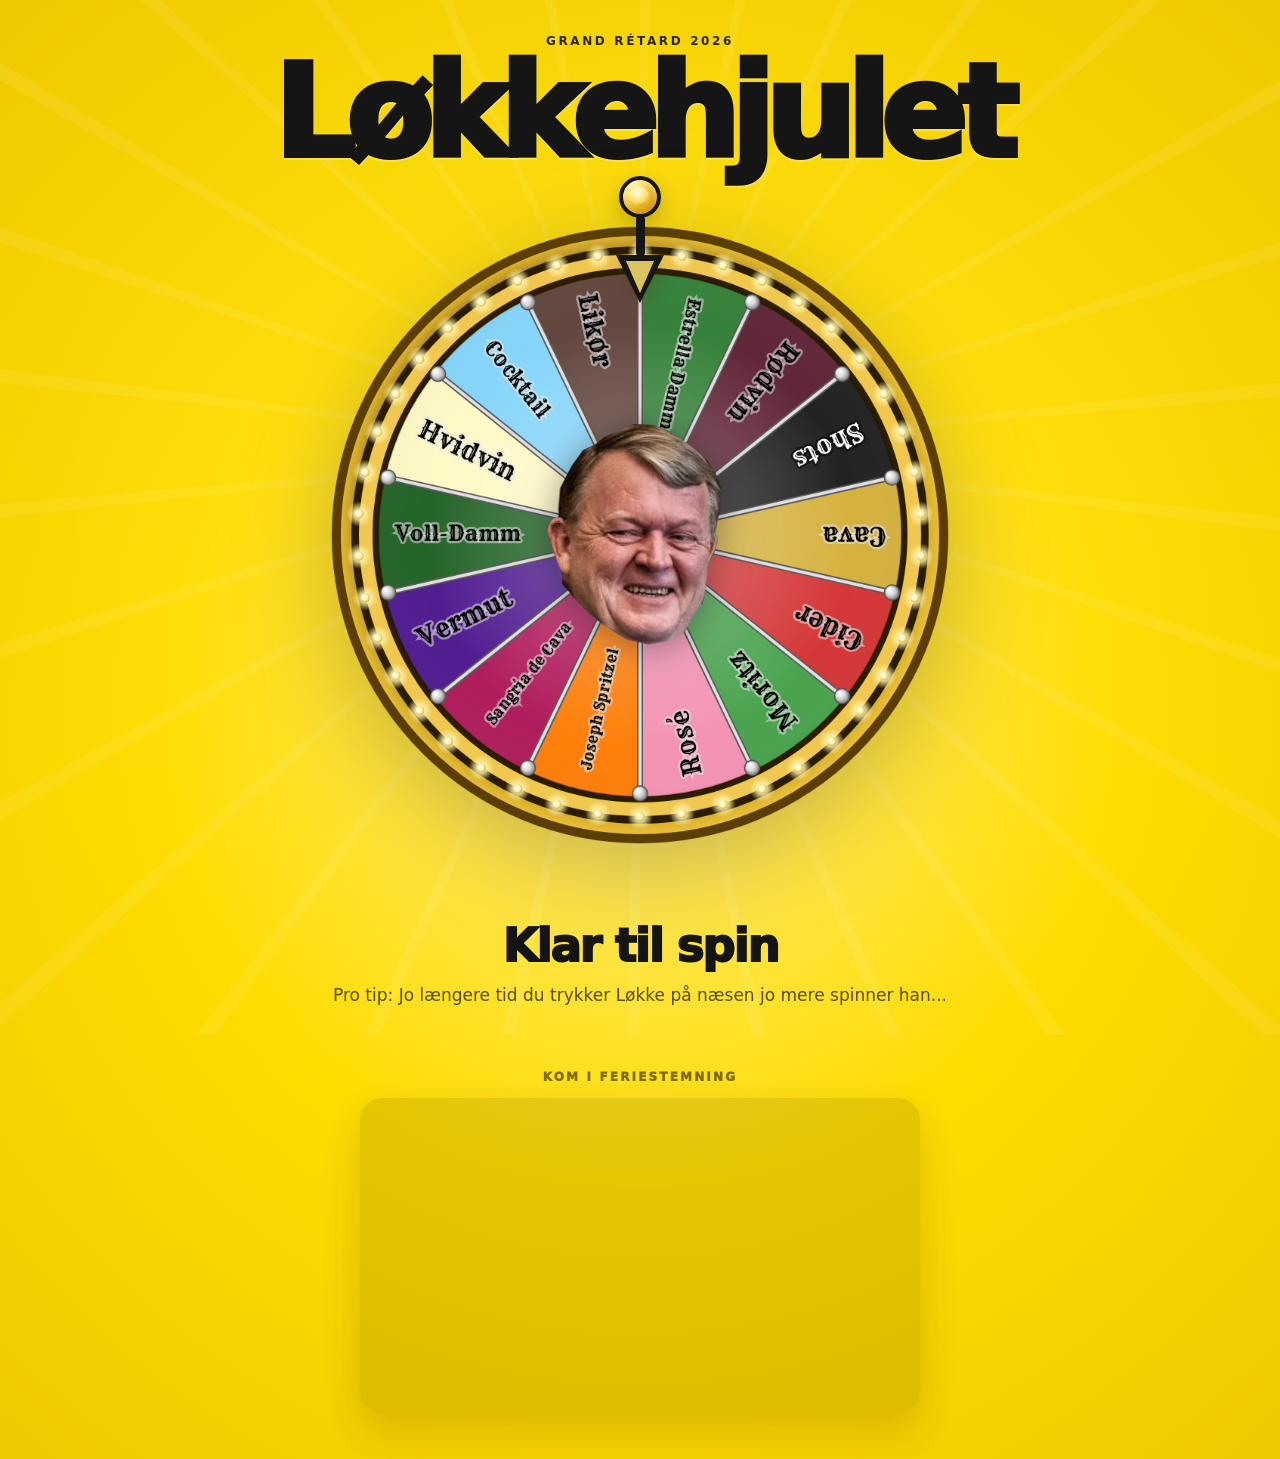
<file: løkkehjulet/index.html>
<!DOCTYPE html>
<html lang="da">
<head>
<meta charset="UTF-8" />
<meta name="viewport" content="width=device-width, initial-scale=1.0" />
<title>Løkkehjulet</title>
<link rel="preconnect" href="https://fonts.googleapis.com">
<link rel="preconnect" href="https://fonts.gstatic.com" crossorigin>
<link href="https://fonts.googleapis.com/css2?family=Rye&display=swap" rel="stylesheet">
<style>
:root{--tour-yellow:#FEDD00;--ink:#151515;--muted:#4c4300}*{box-sizing:border-box}body{margin:0;font-family:Inter,system-ui,-apple-system,BlinkMacSystemFont,"Segoe UI",Arial,sans-serif;background:radial-gradient(circle at 50% 38%,rgba(255,255,255,.34) 0%,rgba(255,255,255,.05) 32%,rgba(255,255,255,0) 58%),radial-gradient(circle at center,#ffe96b 0%,#FEDD00 48%,#efc900 100%);color:var(--ink);min-height:100vh;display:flex;align-items:center;justify-content:center;overflow-x:hidden}body:before{content:"";position:fixed;inset:-15%;pointer-events:none;background:repeating-conic-gradient(from 0deg,rgba(255,255,255,.16) 0deg,rgba(255,255,255,.16) 1.2deg,transparent 1.2deg,transparent 12deg);opacity:.42;mix-blend-mode:screen}body:after{content:"";position:fixed;inset:0;pointer-events:none;background:radial-gradient(circle at center,rgba(255,255,255,.28) 0 1px,transparent 1.5px);background-size:10px 10px;mask:radial-gradient(circle at center,rgba(0,0,0,.95),rgba(0,0,0,.18) 55%,transparent 78%);opacity:.26}.wrap{position:relative;z-index:1;width:min(980px,calc(100vw - 48px));margin:34px auto 46px;text-align:center}.eyebrow{font-size:12px;letter-spacing:.22em;text-transform:uppercase;font-weight:900;margin:0 0 14px;color:#2e2800}h1{margin:0 0 28px;font-size:clamp(64px,10vw,132px);line-height:.82;letter-spacing:-.075em;color:var(--ink);font-weight:950;text-shadow:0 2px 0 rgba(255,255,255,.25)}.wheel-area{position:relative;width:min(76vw,680px);height:min(76vw,680px);margin:0 auto 18px;border-radius:50%}canvas{width:100%;height:100%;display:block;cursor:pointer;filter:drop-shadow(0 22px 48px rgba(84,59,0,.32))}.center-face{position:absolute;left:50%;top:50%;width:34%;height:auto;display:block;z-index:8;pointer-events:auto;cursor:pointer;transform:translate(-50%,-50%) rotate(0rad) scale(1);transform-origin:center center;object-fit:contain;filter:drop-shadow(0 0 14px rgba(0,0,0,.16)) drop-shadow(0 4px 18px rgba(0,0,0,.14)) drop-shadow(0 12px 30px rgba(0,0,0,.12));-webkit-tap-highlight-color:transparent;user-select:none;-webkit-user-select:none;-webkit-touch-callout:none;-webkit-user-callout:none;touch-action:none}.pointer{position:absolute;top:-19px;left:50%;transform:translateX(-50%);z-index:12;display:flex;flex-direction:column;align-items:center;pointer-events:none}.pointer-head{width:42px;height:42px;border-radius:50%;background:radial-gradient(circle at 34% 30%,#fff8c7 0%,#ffe26b 25%,#d99c00 67%,#8a5a00 100%);border:4px solid #161616;box-shadow:inset 0 2px 6px rgba(255,255,255,.65),0 7px 18px rgba(80,57,0,.28)}.pointer-head:after{content:"";display:block;width:18px;height:18px;border-radius:50%;margin:8px auto;background:radial-gradient(circle at 38% 30%,#fffef0 0%,#ffd84f 55%,#9b6500 100%);box-shadow:inset 0 1px 3px rgba(255,255,255,.62)}.pointer-stem{width:9px;height:42px;background:#161616;border-radius:999px;margin-top:-3px}.pointer-tip{width:0;height:0;border-left:24px solid transparent;border-right:24px solid transparent;border-top:48px solid #161616;margin-top:-2px;filter:drop-shadow(0 6px 10px rgba(81,57,0,.3));position:relative}.pointer-tip:after{content:"";position:absolute;left:-14px;top:-42px;width:0;height:0;border-left:14px solid transparent;border-right:14px solid transparent;border-top:32px solid #ffe26b;opacity:.85}.result-panel{width:min(820px,calc(100vw - 42px));margin:0 auto;padding:8px 0 0;background:transparent;border:0;box-shadow:none;backdrop-filter:none;text-align:center}.result-panel.is-changing{animation:resultFade .38s ease-out}.result-kicker{min-height:15px;font-size:12px;letter-spacing:.18em;text-transform:uppercase;font-weight:950;color:#6a5a00;margin:0 0 8px}.result-title{margin:0;font-size:clamp(28px,4vw,46px);line-height:.98;font-weight:950;letter-spacing:-.04em;color:#151515}.result-description{margin:13px auto 0;max-width:760px;font-size:clamp(15px,1.55vw,17px);line-height:1.55;font-weight:500;color:rgba(35,30,0,.76)}.result-description b{font-weight:850;color:#151515}.result-description:empty{margin-top:0}.mood-section{width:min(560px,92vw);margin:62px auto 0;opacity:.86}.mood-title{margin:0 0 14px;font-size:12px;letter-spacing:.18em;text-transform:uppercase;font-weight:950;color:#6a5a00}.mood-video{position:relative;width:100%;aspect-ratio:16/9;border-radius:22px;overflow:hidden;background:rgba(0,0,0,.12);box-shadow:0 18px 42px rgba(84,59,0,.22)}.mood-video iframe{width:100%;height:100%;border:0;display:block}@keyframes resultFade{0%{opacity:.25;transform:translateY(8px)}100%{opacity:1;transform:translateY(0)}}@media(max-width:760px){.wrap{width:100%;margin:0;padding:24px 14px 30px}.eyebrow{font-size:10px;margin-bottom:12px}h1{font-size:clamp(58px,18vw,92px);margin-bottom:22px}.wheel-area{width:min(92vw,680px);height:min(92vw,680px)}.center-face{width:35%}.pointer{top:-13px}.pointer-head{width:34px;height:34px}.pointer-head:after{width:14px;height:14px;margin:7px auto}.pointer-stem{height:34px}.pointer-tip{border-left-width:19px;border-right-width:19px;border-top-width:38px}.result-panel{width:min(92vw,760px);padding-top:6px}.result-description{font-size:15px;line-height:1.45}.mood-section{margin-top:48px}.mood-video{border-radius:18px}}
</style>
</head>
<body>
<div class="wrap"><div class="eyebrow">Grand R&#233;tard 2026</div><h1>Løkkehjulet</h1><div class="wheel-area"><div class="pointer"><div class="pointer-head"></div><div class="pointer-stem"></div><div class="pointer-tip"></div></div><canvas id="wheel" width="900" height="900"></canvas><img id="centerFace" class="center-face" src="/l%C3%B8kkehjulet/lokke.png" alt="" draggable="false" /></div><section class="result-panel" id="resultPanel" aria-live="polite"><div class="result-kicker" id="resultKicker"></div><h2 class="result-title" id="resultTitle">Klar til spin</h2><p class="result-description" id="resultDescription">Pro tip: Jo længere tid du trykker Løkke på næsen jo mere spinner han...</p><div class="mood-section"><p class="mood-title">Kom i feriestemning</p><div class="mood-video"><iframe src="https://www.youtube-nocookie.com/embed/dHIXVJ8byF4" title="Kom i feriestemning" loading="lazy" allow="accelerometer; autoplay; clipboard-write; encrypted-media; gyroscope; picture-in-picture; web-share" allowfullscreen></iframe></div></div></section></div>
<script>
const canvas=document.getElementById("wheel"),ctx=canvas.getContext("2d"),resultKicker=document.getElementById("resultKicker"),resultTitle=document.getElementById("resultTitle"),resultDescription=document.getElementById("resultDescription"),resultPanel=document.getElementById("resultPanel"),centerFace=document.getElementById("centerFace"),TAU=Math.PI*2;
let resultBuffer=null,resultBufferPromise=null;
const drinkData=[{"id":1,"label":"Estrella Damm","bgColor":"#2E7D32","description":"Hovedfeltets foretrukne fadbamse og selve rugbrødsmotoren på de flade etaper. Det er den slags øl, der ikke angriber løbet, men holder sammen på det, mens Ramblaen glider forbi i varm, catalansk tomgang. Den catalanske udgave af en klassisk Grøn Tuborg – perfekt, når vi bare skal sidde på hjul. Er den mod forventning ikke i hanerne, så stik af i et hidsigt udbrud og kræv en <b>San Miguel</b> eller <b>Mahou</b>, som leverer præcis samme sprøde feriestemning."},{"id":2,"label":"Rødvin","bgColor":"#5B1E31","description":"Det klassiske smøremiddel, når morgendagens taktik skal på plads, og rollerne i feltet skal fordeles efter en hård dag på asfalten. Det er mytologisk. Det er smukt. Hvor vi i Danmark ofte tager en tung Ripasso, skal vi her rykke ind over midten med diamanter i benene og bestille et glas lokal catalansk <b>Priorat</b> eller en klassisk <b>Rioja Crianza</b>. Går sportsdirektøren i baglås, så diktér en <b>Ribera del Duero</b>, der altid leverer en sand kaptajns-præstation til prisen."},{"id":3,"label":"Shots","bgColor":"#1A1A1A","description":"Så rammer vi stigningerne uden for kategori! Vejen rejser sig foran os som en ond drøm, og benene begynder at træde firkanter. Konceptet kender vi fra baren hjemme, men her skal der flydende højspænding til for at genoplive kroppen. Hug i pedalerne, gå i udbrud og forlang en runde <b>Hierbas</b> (voldsom grøn urtelikør) eller <b>Anís del Mono</b>. Ryster bartenderen på hovedet, så tru med et mistillidsvotum og råb på <b>Orujo de Hierbas</b> eller en aggressiv, iskold <b>Patxaran</b>."},{"id":4,"label":"Cava","bgColor":"#D4AF37","description":"Sejrsboblerne! Vi har knap nok forladt den neutrale zone, men det er aldrig for tidligt at udråbe sejren. Det er Cataloniens svar på champagne. Indkald til uformelt pressemøde på tapasbaren, og kig efter den ikoniske, sorte <b>Freixenet Cordón Negro</b> på kortet. Er den ikke på køl, så udvis politisk fleksibilitet og indgå et fornuftigt kompromis om en tør <b>Codorníu Brut</b>."},{"id":5,"label":"Cider","bgColor":"#D32F2F","description":"Den perfekte brobygger, når vandbærerne er gået fuldstændig sukkerkolde bagest i feltet og skal have lidt frisk at styrke sig på. Her taler vi ikke hvinende sød og forfalsket cider som Somersby, men benhård, tør voksendrik. Spørg baren, om de har den catalanske <b>Mooma</b> eller galiciske <b>Maeloc</b> på flaske. Kigger de dumt, så fald tilbage i gruppettoen og træk på en sikker, traditionel nordspansk <b>Sidra Trabanco</b> eller <b>El Gaitero</b>."},{"id":6,"label":"Moritz","bgColor":"#43A047","description":"Den gule førertrøje inden for catalansk brygkunst! En historisk kult-øl brygget midt i Barcelona – et sandt privilegium for den selvstændige udbryder, der har slået et hul til feltet og nægter at ligge i læ bag de store kommercielle hold. Har caféen ikke Moritz, så lav en pragmatisk løsning og bed om en <b>Alhambra Reserva 1925</b> i den grønne flaske uden etiket. Nydes allerbedst på fortovet med en klassisk lys, spansk <b>Fortuna</b> i mundvigen, mens man holder den ægte siesta-kadence."},{"id":7,"label":"Rosé","bgColor":"#F48FB1","description":"Den lyserøde siesta-starter, og den ubetinget mest lirens måde at holde hviledag på i Touren. Her kalder vi den Rosado, og den smager magisk godt. Lav en hurtig studehandel med tjeneren om en kold <b>Garnacha Rosado fra Navarra</b> eller en <b>Torres De Casta</b>, og insister med tydelige håndtegn på, at glasset skal dugge som en iskold drikkedunk."},{"id":8,"label":"Joseph Spritzel","bgColor":"#FF7A00","description":"Når hedebølgen rammer feltet på vej op ad Col du Tourmalet, og holdet har brændt sine sidste tændstikker, er dette feltets officielle redningskrans. Vi skifter den italienske Prosecco ud med lokal <b>Cava</b> – og forlanger den naturligvis serveret fuldstændig kælderkold. Uanset om temperamentet hælder til en klassisk <b>Aperol Spritz</b>, en voksenbitter <b>Campari Spritz</b>, en sommerfrisk <b>Hugo Spritz</b> eller en syrlig <b>Limoncello Spritz</b>, er det en fængslende fornøjelse!"},{"id":9,"label":"Sangría de Cava","bgColor":"#AD1457","description":"Kongeetapen! Det her er kronjuvelen på det catalanske menukort. Sæt holdet i front på strandbaren, bestil en hel kande og nyd frisk frugt overhældt med iskold <b>Cava</b>. Hvis baren kun kan finde ud af at levere en fesen rød standard-sangria, så tag ansvar og kræv luksus-udgaven <b>Lolea No. 2</b>."},{"id":10,"label":"Vermut","bgColor":"#4A148C","description":"Barcelonas hellige weekend-ritual og den perfekte optakt til en flad etape. Det er bittersød, rød kryddervin serveret over is – ren balsam for sjælen, når feltet bare ruller afsted i ren paradekørsel med laveste puls. Gå ind på en mørk bodega, a la Toga Vinstue, og bestil 'un vermut de la casa', eller få skrevet <b>Yzaguirre</b> eller <b>Miró</b> direkte ind i regeringsgrundlaget."},{"id":11,"label":"Voll-Damm","bgColor":"#1B5E20","description":"STYRT I FELTET! Når taktikken ramler, kaos breder sig, og krisen truer i geledderne, rykker vi direkte ind bagerst i holdbussen for at lave damage control. Den mørkegrønne dåse med 7,2% dobbeltmalt er nemlig øllen, man bunder, når de tungeste kriser skal løses og modparten skal drikkes under bordet - en velkendt teknik! Den kalder på akut røg til lungerne – præcis den slags tiltrængte, lynhurtige mørke <b>Ducados</b>, man instinktivt flår frem efter lange forhandlinger. Er baren tør for Voll-Damm, så bestil en <b>Mahou Maestra</b> eller <b>Estrella Galicia 1906</b>."},{"id":12,"label":"Hvidvin","bgColor":"#FFF9C4","description":"Den kølige belønning, når vi sidder sikkert og triller i gruppettoen. Der er harmoni i rækkerne. Når tjeneren kommer ned til bordet, så diktér et glas <b>Verdejo fra Rueda</b> – iskold, tør og fuld af citrus. Har de den ikke på glas, så tag teten og peg på galicisk <b>Albariño</b> eller vinkortets altid driftssikre klassiker, <b>Torres Viña Sol</b>."},{"id":13,"label":"Cocktail","bgColor":"#81D4FA","description":"Hjulets store enkeltstart! Her kører vi vores eget løb, alene mod uret og med dagsformen som eneste hjælper. Frit valg på øverste hylde – uanset om ruten dikterer en farlig <b>Agua de Valencia</b>, gade-klassikeren <b>Kalimotxo</b> (rødvin og cola) eller en læskende <b>Pomada</b>. Og bestiller vi en brændende varm <b>Carajillo</b>, er det praktisk talt et lokalt lovkrav at tænde en spansk <b>Nobel</b>-cigaret til kaffen."},{"id":14,"label":"Likør","bgColor":"#5D4037","description":"Selve belønningen, når det sidste tråd er trådt, målstregen er krydset, og roen endelig sænker sig over målområdet. Tiden er inde til at læne sig dybt tilbage i sædet og nyde Spaniens suveræne svar på Baileys. Bed tjeneren om et glas <b>Licor de Crema Catalana</b> – gå direkte efter mærket <b>Melody</b>, der smager af flydende crème brûlée. Alternativt må vi forhandle os til folkefavoritten <b>Ruavieja Crema</b>."}];
let rotation=0,spinning=false,audioCtx=null,lastTickIndex=null,lastTickTime=0,faceScale=1,pressStartTime=0;
const cx=canvas.width/2,cy=canvas.height/2,outerRadius=396,segmentOuterRadius=346,innerRadius=86,bulbRingRadius=373,sliceAngle=TAU/drinkData.length;
function randomFloat(){const cryptoObj=window.crypto||window.msCrypto;if(cryptoObj&&cryptoObj.getRandomValues){const values=new Uint32Array(1);cryptoObj.getRandomValues(values);return values[0]/4294967296}return Math.random()}
function randomInt(max){const cryptoObj=window.crypto||window.msCrypto;if(cryptoObj&&cryptoObj.getRandomValues){const values=new Uint32Array(1),limit=Math.floor(4294967296/max)*max;do{cryptoObj.getRandomValues(values)}while(values[0]>=limit);return values[0]%max}return Math.floor(Math.random()*max)}
function normalizeAngle(angle){return((angle%TAU)+TAU)%TAU}
function clamp(value,min,max){return Math.max(min,Math.min(max,value))}
function updateFaceRotation(){centerFace.style.transform=`translate(-50%,-50%) rotate(${rotation}rad) scale(${faceScale})`}
function pressFace(){faceScale=.94;updateFaceRotation()}
function releaseFace(){faceScale=1;updateFaceRotation()}
function easeSuspense(t){return 1-Math.pow(1-t,4)}
function getSelectedIndex(currentRotation){return Math.floor(normalizeAngle(-currentRotation)/sliceAngle)%drinkData.length}
function initAudio(){if(!audioCtx)audioCtx=new(window.AudioContext||window.webkitAudioContext)();if(audioCtx.state==="suspended")audioCtx.resume()}
function loadResultSound(){if(!audioCtx)return null;if(resultBuffer)return Promise.resolve(resultBuffer);if(!resultBufferPromise){resultBufferPromise=fetch("/l%C3%B8kkehjulet/openbeer.wav").then(response=>response.arrayBuffer()).then(buffer=>audioCtx.decodeAudioData(buffer)).then(decoded=>{resultBuffer=decoded;return decoded}).catch(()=>{resultBufferPromise=null;return null})}return resultBufferPromise}
function playResultDing(){if(!audioCtx)return;if(!resultBuffer){loadResultSound();return}const now=audioCtx.currentTime,source=audioCtx.createBufferSource(),gain=audioCtx.createGain();source.buffer=resultBuffer;gain.gain.setValueAtTime(.92,now);source.connect(gain);gain.connect(audioCtx.destination);source.start(now)}
function playTick(){if(!audioCtx)return;const now=audioCtx.currentTime,length=Math.floor(audioCtx.sampleRate*.024),buffer=audioCtx.createBuffer(1,length,audioCtx.sampleRate),data=buffer.getChannelData(0);for(let i=0;i<length;i++){const fade=1-i/length;data[i]=(Math.random()*2-1)*fade}const noise=audioCtx.createBufferSource();noise.buffer=buffer;const filter=audioCtx.createBiquadFilter();filter.type="bandpass";filter.frequency.setValueAtTime(1650,now);filter.Q.setValueAtTime(7,now);const gain=audioCtx.createGain();gain.gain.setValueAtTime(.0001,now);gain.gain.linearRampToValueAtTime(.12,now+.002);gain.gain.exponentialRampToValueAtTime(.0001,now+.032);noise.connect(filter);filter.connect(gain);gain.connect(audioCtx.destination);noise.start(now);noise.stop(now+.035);const tap=audioCtx.createOscillator(),tapGain=audioCtx.createGain();tap.type="triangle";tap.frequency.setValueAtTime(260,now);tapGain.gain.setValueAtTime(.0001,now);tapGain.gain.linearRampToValueAtTime(.035,now+.002);tapGain.gain.exponentialRampToValueAtTime(.0001,now+.018);tap.connect(tapGain);tapGain.connect(audioCtx.destination);tap.start(now);tap.stop(now+.02)}
function drawCircle(r,fill){ctx.beginPath();ctx.arc(cx,cy,r,0,TAU);ctx.fillStyle=fill;ctx.fill()}
function drawBulbs(){const count=42;for(let i=0;i<count;i++){const a=-Math.PI/2+i/count*TAU,x=cx+Math.cos(a)*bulbRingRadius,y=cy+Math.sin(a)*bulbRingRadius,glow=ctx.createRadialGradient(x,y,1,x,y,17);glow.addColorStop(0,"rgba(255,255,255,.95)");glow.addColorStop(.35,"rgba(255,244,174,.86)");glow.addColorStop(1,"rgba(255,244,174,0)");ctx.beginPath();ctx.arc(x,y,17,0,TAU);ctx.fillStyle=glow;ctx.fill();const bulb=ctx.createRadialGradient(x-2,y-2,1,x,y,7);bulb.addColorStop(0,"#fffef8");bulb.addColorStop(.56,"#fff0a2");bulb.addColorStop(1,"#c29418");ctx.beginPath();ctx.arc(x,y,6,0,TAU);ctx.fillStyle=bulb;ctx.fill()}}
function drawSeparator(angle){const inner=innerRadius+16,outer=segmentOuterRadius-7,x1=cx+Math.cos(angle)*inner,y1=cy+Math.sin(angle)*inner,x2=cx+Math.cos(angle)*outer,y2=cy+Math.sin(angle)*outer;ctx.save();ctx.lineCap="round";ctx.beginPath();ctx.moveTo(x1,y1);ctx.lineTo(x2,y2);ctx.strokeStyle="#5b5b5b";ctx.lineWidth=8;ctx.stroke();ctx.beginPath();ctx.moveTo(x1,y1);ctx.lineTo(x2,y2);ctx.strokeStyle="#e1e1e1";ctx.lineWidth=4;ctx.stroke();const px=cx+Math.cos(angle)*(segmentOuterRadius-4),py=cy+Math.sin(angle)*(segmentOuterRadius-4),peg=ctx.createRadialGradient(px-4,py-4,1,px,py,11);peg.addColorStop(0,"#fff");peg.addColorStop(.48,"#d8d8d8");peg.addColorStop(1,"#6c6c6c");ctx.beginPath();ctx.arc(px,py,10,0,TAU);ctx.fillStyle=peg;ctx.fill();ctx.lineWidth=1.5;ctx.strokeStyle="#555";ctx.stroke();ctx.restore()}
function labelAnchor(label){if(label.length>=14)return -(segmentOuterRadius-27);if(label.length>=10)return -(segmentOuterRadius-24);if(label.length<=5)return -(segmentOuterRadius-20);return -(segmentOuterRadius-22)}
function getLabelStyle(segment){let size=34;if(segment.label.length>=14)size=20;else if(segment.label.length>=10)size=23;else if(segment.label.length>=8)size=28;const fill=segment.label==="Shots"?"#FFFFFF":"#000000";return{fill:fill,stroke:fill==="#000000"?"rgba(255,255,255,.50)":"rgba(0,0,0,.42)",font:`400 ${size}px "Rye","Arial Black",Impact,Arial,sans-serif`,anchorX:labelAnchor(segment.label)}}
function highlightDescription(segment){return segment.description}
function flashResult(){resultPanel.classList.remove("is-changing");void resultPanel.offsetWidth;resultPanel.classList.add("is-changing")}
function updateResult(segment){resultKicker.textContent="RESULTAT";resultTitle.textContent=segment.label;resultDescription.innerHTML=highlightDescription(segment);flashResult()}
function updateSpinning(){resultKicker.textContent="";resultTitle.textContent="Spinner...";resultDescription.innerHTML="";flashResult()}
function drawWheel(){ctx.clearRect(0,0,canvas.width,canvas.height);drawCircle(outerRadius+12,"rgba(80,50,0,.92)");const rim=ctx.createRadialGradient(cx-90,cy-110,60,cx,cy,outerRadius+10);rim.addColorStop(0,"#fff4ae");rim.addColorStop(.23,"#ffd85c");rim.addColorStop(.48,"#bc8110");rim.addColorStop(.72,"#624000");rim.addColorStop(1,"#f5cb3a");drawCircle(outerRadius,rim);drawCircle(outerRadius-14,"#2a1c00");drawCircle(outerRadius-24,"#f0c84f");drawBulbs();drawCircle(segmentOuterRadius+8,"#2c1d00");for(let i=0;i<drinkData.length;i++){const segment=drinkData[i],start=rotation+i*sliceAngle-Math.PI/2,end=start+sliceAngle,mid=start+sliceAngle/2;ctx.beginPath();ctx.moveTo(cx,cy);ctx.arc(cx,cy,segmentOuterRadius,start,end);ctx.closePath();ctx.fillStyle=segment.bgColor;ctx.fill();const shine=ctx.createRadialGradient(cx+Math.cos(mid)*80,cy+Math.sin(mid)*80,18,cx+Math.cos(mid)*195,cy+Math.sin(mid)*195,segmentOuterRadius);shine.addColorStop(0,"rgba(255,255,255,.26)");shine.addColorStop(.42,"rgba(255,255,255,.04)");shine.addColorStop(1,"rgba(0,0,0,.18)");ctx.beginPath();ctx.moveTo(cx,cy);ctx.arc(cx,cy,segmentOuterRadius,start,end);ctx.closePath();ctx.fillStyle=shine;ctx.fill();ctx.beginPath();ctx.moveTo(cx,cy);ctx.arc(cx,cy,segmentOuterRadius,start,end);ctx.closePath();ctx.strokeStyle="rgba(0,0,0,.22)";ctx.lineWidth=2;ctx.stroke();ctx.save();ctx.translate(cx,cy);ctx.rotate(mid+Math.PI);const labelStyle=getLabelStyle(segment);ctx.textAlign="left";ctx.textBaseline="middle";ctx.fillStyle=labelStyle.fill;ctx.font=labelStyle.font;ctx.lineWidth=6;ctx.strokeStyle=labelStyle.stroke;ctx.shadowColor="rgba(0,0,0,.18)";ctx.shadowBlur=2;ctx.strokeText(segment.label,labelStyle.anchorX,0);ctx.fillText(segment.label,labelStyle.anchorX,0);ctx.restore()}for(let i=0;i<drinkData.length;i++)drawSeparator(rotation+i*sliceAngle-Math.PI/2);const center=ctx.createRadialGradient(cx-24,cy-25,8,cx,cy,innerRadius);center.addColorStop(0,"#fff");center.addColorStop(.48,"#f2eee4");center.addColorStop(.76,"#c7b98f");center.addColorStop(1,"#72531a");drawCircle(innerRadius+7,"#2b1b00");drawCircle(innerRadius,center);ctx.beginPath();ctx.arc(cx,cy,innerRadius-7,0,TAU);ctx.lineWidth=6;ctx.strokeStyle="rgba(255,255,255,.75)";ctx.stroke();ctx.beginPath();ctx.arc(cx,cy,innerRadius+2,0,TAU);ctx.lineWidth=5;ctx.strokeStyle="#7c5700";ctx.stroke();updateFaceRotation()}
function spinWheel(holdMs=0){if(spinning)return;initAudio();loadResultSound();spinning=true;updateSpinning();lastTickIndex=getSelectedIndex(rotation);lastTickTime=performance.now();const charge=clamp((holdMs-90)/2200,0,1),chosenIndex=randomInt(drinkData.length),targetSliceAngle=(chosenIndex+.12+randomFloat()*.76)*sliceAngle,finalBaseRotation=-targetSliceAngle,extraTurns=4+Math.floor(charge*5)+randomInt(3),normalizedDelta=normalizeAngle(finalBaseRotation-rotation),targetRotation=rotation+normalizedDelta+extraTurns*TAU,startRotation=rotation,duration=9300+charge*4200+randomFloat()*2600,startTime=performance.now(),landThreshold=.99996;function finishSpin(){rotation=normalizeAngle(targetRotation);drawWheel();updateResult(drinkData[getSelectedIndex(rotation)]);playResultDing();spinning=false}function animate(now){const elapsed=now-startTime,t=Math.min(elapsed/duration,1),eased=easeSuspense(t);rotation=startRotation+(targetRotation-startRotation)*eased;drawWheel();const tickIndex=getSelectedIndex(rotation);if(tickIndex!==lastTickIndex&&now-lastTickTime>38){playTick();lastTickIndex=tickIndex;lastTickTime=now}if(t<1&&eased<landThreshold){requestAnimationFrame(animate)}else{finishSpin()}}requestAnimationFrame(animate)}
centerFace.addEventListener("contextmenu",event=>{event.preventDefault()});
centerFace.addEventListener("pointerdown",event=>{event.preventDefault();initAudio();loadResultSound();pressStartTime=performance.now();try{centerFace.setPointerCapture(event.pointerId)}catch(error){}pressFace()});
centerFace.addEventListener("pointerup",event=>{event.preventDefault();event.stopPropagation();const holdMs=pressStartTime?performance.now()-pressStartTime:0;pressStartTime=0;releaseFace();spinWheel(holdMs)});
centerFace.addEventListener("pointercancel",()=>{pressStartTime=0;releaseFace()});
centerFace.addEventListener("pointerleave",releaseFace);
centerFace.addEventListener("click",event=>{event.preventDefault();event.stopPropagation()});
canvas.addEventListener("click",()=>spinWheel(0));
document.fonts.ready.then(drawWheel);
drawWheel();
</script>
</body>
</html>
</file>
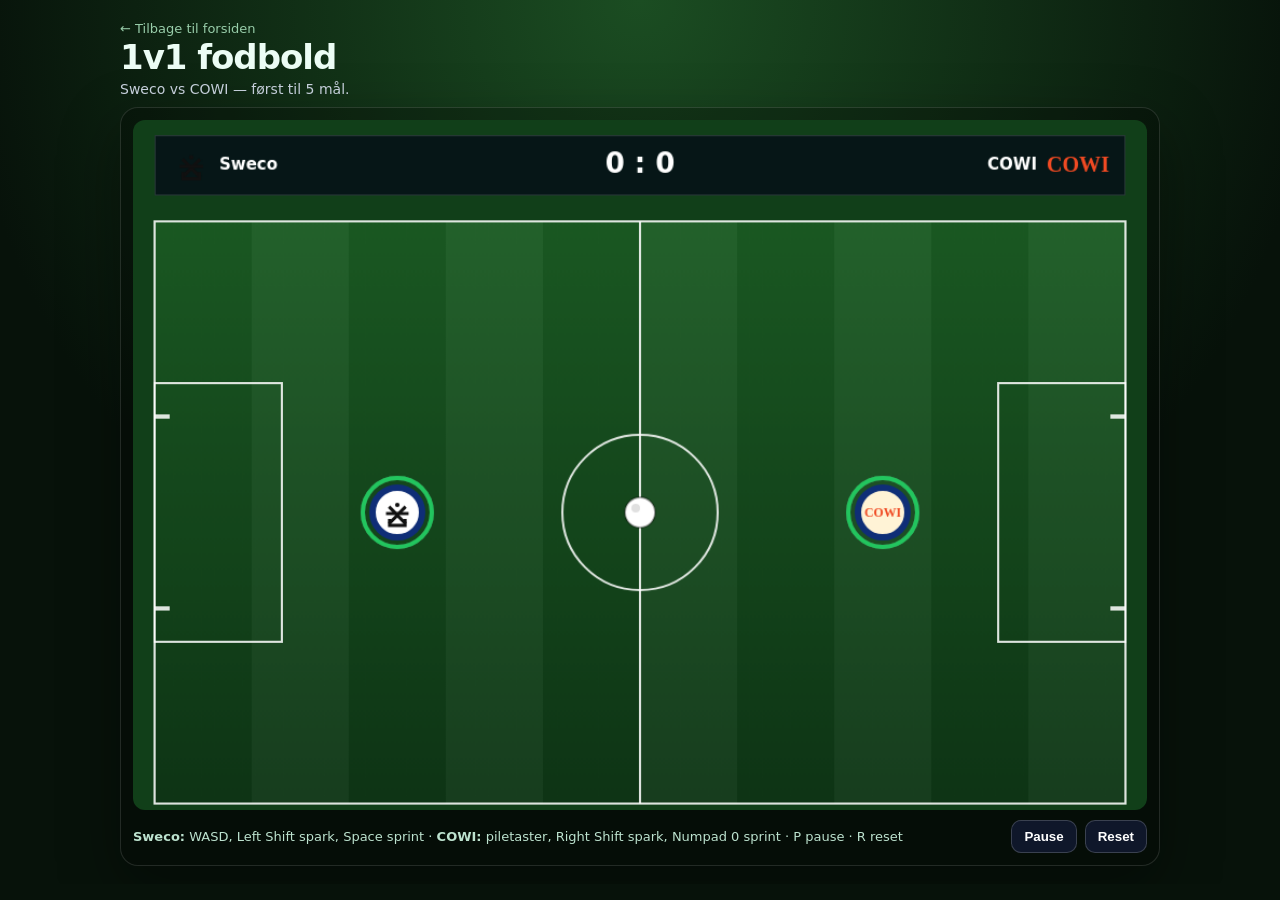
<file: labs/fodbold/index.html>
<!DOCTYPE html>
<html lang="da">
<head>
<meta charset="utf-8" />
<meta name="viewport" content="width=device-width,initial-scale=1" />
<title>Sweco vs COWI — 1v1 fodbold</title>
<style>
  *{box-sizing:border-box} html,body{margin:0;min-height:100%;background:#07120a;color:#ecfdf5;font-family:system-ui,-apple-system,Segoe UI,Roboto,Arial,sans-serif;overflow:hidden}
  body{display:flex;align-items:center;justify-content:center;padding:18px;background:radial-gradient(circle at 50% 0,#1b4d22 0,#07120a 62%)}
  .wrap{width:min(1040px,98vw)}
  .top{display:flex;justify-content:space-between;align-items:end;gap:16px;margin-bottom:10px}.top a{color:#bbf7d0;text-decoration:none;font-size:13px;opacity:.8}.top a:hover{opacity:1}.top h1{font-size:clamp(20px,3vw,34px);margin:0;letter-spacing:-.03em}.top p{margin:.25rem 0 0;color:#cbd5e1;font-size:14px}
  .panel{position:relative;background:rgba(0,0,0,.28);border:1px solid rgba(255,255,255,.12);border-radius:18px;padding:12px;box-shadow:0 22px 60px rgba(0,0,0,.38)}
  canvas{display:block;width:100%;height:auto;border-radius:12px;background:#113f19;outline:none}.bar{display:flex;justify-content:space-between;align-items:center;gap:12px;margin-top:10px;flex-wrap:wrap}.hint{font-size:13px;color:#d1fae5;opacity:.9}.buttons{display:flex;gap:8px}button{border:1px solid rgba(255,255,255,.18);background:#0f172a;color:#fff;border-radius:10px;padding:8px 12px;font-weight:700;cursor:pointer}button:hover{filter:brightness(1.12)}
  #overlay{position:fixed;inset:0;pointer-events:none;display:grid;place-items:center}.msg{max-width:min(900px,92vw);text-align:center;font-weight:950;font-size:clamp(32px,6.8vw,88px);line-height:1.02;text-shadow:0 10px 28px rgba(0,0,0,.55);opacity:0;color:white}.show{animation:wiggle 1.45s ease,fade 1.55s ease forwards}@keyframes wiggle{0%,100%{transform:translateX(0) rotate(0)}20%{transform:translateX(-7px) rotate(-1.4deg)}40%{transform:translateX(7px) rotate(1.4deg)}60%{transform:translateX(-5px) rotate(-1deg)}80%{transform:translateX(5px) rotate(1deg)}}@keyframes fade{0%,78%{opacity:1}100%{opacity:0}}
</style>
</head>
<body>
<div class="wrap">
  <div class="top"><div><a href="/">← Tilbage til forsiden</a><h1>1v1 fodbold</h1><p>Sweco vs COWI — først til 5 mål.</p></div></div>
  <div class="panel">
    <canvas id="game" width="940" height="640" tabindex="0" aria-label="Sweco mod COWI 1v1 fodboldspil"></canvas>
    <div class="bar">
      <div class="hint"><strong>Sweco:</strong> WASD, Left Shift spark, Space sprint · <strong>COWI:</strong> piletaster, Right Shift spark, Numpad 0 sprint · P pause · R reset</div>
      <div class="buttons"><button id="pause">Pause</button><button id="reset">Reset</button></div>
    </div>
  </div>
</div>
<div id="overlay"><div id="overlayText" class="msg"></div></div>
<script>
(()=>{'use strict';
const cvs=document.getElementById('game'),ctx=cvs.getContext('2d'),pauseBtn=document.getElementById('pause'),resetBtn=document.getElementById('reset'),overlayText=document.getElementById('overlayText');
const C={W:900,H:540,PAD:20,TOP:74,GOAL:178,PR:23,BR:14,ACC:.46,FRIC:.88,BFRIC:.992,WALL:.92,KICK:9.8,WIN:5,MAX:6.6,SMAX:8.9,SMULT:1.78,DRAIN:.42,REGEN:.30,MIN:.06};
const keys=new Set(); let last=performance.now();
const mouth1=C.H/2-C.GOAL/2,mouth2=C.H/2+C.GOAL/2;
const state={paused:false,scoreL:0,scoreR:0,winner:''};
const left={team:'L',name:'Sweco',x:C.W*.25,y:C.H/2,vx:0,vy:0,r:C.PR,m:2.2,base:'#fff',ring:'#0f2e77',lastKick:0,stamina:1,sprinting:false};
const right={team:'R',name:'COWI',x:C.W*.75,y:C.H/2,vx:0,vy:0,r:C.PR,m:2.2,base:'#fff3d6',ring:'#0f2e77',lastKick:0,stamina:1,sprinting:false};
const ball={x:C.W/2,y:C.H/2,vx:0,vy:0,r:C.BR,m:1};
const gameKeys=['KeyW','KeyA','KeyS','KeyD','ArrowUp','ArrowDown','ArrowLeft','ArrowRight','ShiftLeft','ShiftRight','Space','Numpad0','KeyP','KeyR'];
function keyHandler(e,down){if(gameKeys.includes(e.code)){e.preventDefault();e.stopPropagation()} if(down){keys.add(e.code); if(e.code==='KeyP')togglePause(); if(e.code==='KeyR')reset(true)} else keys.delete(e.code)}
window.addEventListener('keydown',e=>keyHandler(e,true),{capture:true}); window.addEventListener('keyup',e=>keyHandler(e,false),{capture:true});
cvs.addEventListener('pointerdown',()=>cvs.focus()); pauseBtn.onclick=()=>togglePause(); resetBtn.onclick=()=>reset(true);
function clamp(v,a,b){return Math.max(a,Math.min(b,v))} function nrm(x,y){const d=Math.hypot(x,y)||1;return[x/d,y/d]} function cap(p,m){const v=Math.hypot(p.vx,p.vy);if(v>m){p.vx*=m/v;p.vy*=m/v}}
function react(l,r){const t={'0:0':'Kampen er i gang – hvem scorer først?','1:1':'Et mål hver – nu bliver det spændende!','2:2':'De følger hinanden tæt!','3:3':'Det er en vaskeægte gyser!','4:4':'Næste mål kan være afgørende!'};const h={'1:0':'Hjemmeholdet stikker næsen frem!','2:0':'Er det her starten på en ydmygelse?','3:0':'Av – udeholdet skal vågne op!','4:0':'Det ligner en massakre!','5:0':'Game over! Hjemmeholdet smadrer alt!','2:1':'Hjemmeholdet holder snuden foran.','3:1':'Hjemmeholdet begynder at trække fra!','4:1':'Hjemmeholdet lugter blod!','5:1':'Hjemmeholdet vinder med stil!','3:2':'Det er tæt – men hjemmeholdet fører!','4:2':'Hjemmeholdet ser stærke ud!','5:2':'Solid sejr til hjemmeholdet!','4:3':'Hårfin føring – hvem har nerverne?','5:3':'Hjemmeholdet lukker kampen – flot spillet!','5:4':'Sikke en afslutning – hjemmeholdet hiver sejren hjem!'};const a={'0:1':'Udeholdet starter stærkt!','0:2':'Er hjemmeholdet faldet i søvn?','0:3':'Det sejler for hjemmeholdet!','0:4':'Publikum vender sig væk...','0:5':'Game over! Udeholdet udklasserer dem!','1:2':'Udeholdet holder teten!','1:3':'Udeholdet trækker fra!','1:4':'Hjemmeholdet er i knæ!','1:5':'Udeholdet slår til – kampen er slut!','2:3':'Tæt kamp, men udeholdet fører!','2:4':'Udeholdet har styr på det!','2:5':'Flot sejr til udeholdet!','3:4':'Udeholdet holder lige nøjagtigt fast!','3:5':'Udeholdet lukker kampen – stærkt spillet!','4:5':'Udeholdet vinder i en sand thriller!'};const k=l+':'+r;return l===r&&t[k]?t[k]:l>r&&h[k]?h[k]:r>l&&a[k]?a[k]:(l>r?'Hjemmeholdet er foran.':r>l?'Udeholdet er foran.':'Spillet er i gang!')}
function show(txt){overlayText.textContent=txt;overlayText.classList.remove('show');void overlayText.offsetWidth;overlayText.classList.add('show')}
function togglePause(){state.paused=!state.paused;pauseBtn.textContent=state.paused?'Resume':'Pause'}
function reset(score){if(score){state.scoreL=0;state.scoreR=0;state.winner=''} kickoff(false); state.paused=false; pauseBtn.textContent='Pause'}
function kickoff(random=true){ball.x=C.W/2;ball.y=C.H/2;ball.vx=random?(Math.random()<.5?-3:3):0;ball.vy=random?(Math.random()-.5)*3:0;left.x=C.W*.25;left.y=C.H/2;right.x=C.W*.75;right.y=C.H/2;for(const p of [left,right]){p.vx=p.vy=0;p.stamina=1;p.sprinting=false}}
function applyPlayer(p,ax,ay,wantsSprint,dt){const moving=ax||ay;const canSprint=wantsSprint&&moving&&p.stamina>C.MIN;if(moving){const [x,y]=nrm(ax,ay),mul=canSprint?C.SMULT:1;p.vx+=x*C.ACC*mul;p.vy+=y*C.ACC*mul;cap(p,canSprint?C.SMAX:C.MAX)}p.sprinting=!!canSprint;if(canSprint)p.stamina=clamp(p.stamina-C.DRAIN*dt,0,1);else p.stamina=clamp(p.stamina+C.REGEN*dt,0,1)}
function inputs(dt){let ax=0,ay=0;if(keys.has('KeyA'))ax--;if(keys.has('KeyD'))ax++;if(keys.has('KeyW'))ay--;if(keys.has('KeyS'))ay++;applyPlayer(left,ax,ay,keys.has('Space'),dt);ax=0;ay=0;if(keys.has('ArrowLeft'))ax--;if(keys.has('ArrowRight'))ax++;if(keys.has('ArrowUp'))ay--;if(keys.has('ArrowDown'))ay++;applyPlayer(right,ax,ay,keys.has('Numpad0'),dt)}
function step(dt){for(const p of [left,right]){p.x+=p.vx;p.y+=p.vy;p.vx*=C.FRIC;p.vy*=C.FRIC;p.x=clamp(p.x,p.r,C.W-p.r);p.y=clamp(p.y,p.r,C.H-p.r)}ball.x+=ball.vx;ball.y+=ball.vy;ball.vx*=C.BFRIC;ball.vy*=C.BFRIC;if(ball.y-ball.r<0){ball.y=ball.r;ball.vy=-ball.vy*C.WALL}if(ball.y+ball.r>C.H){ball.y=C.H-ball.r;ball.vy=-ball.vy*C.WALL}if(ball.x-ball.r<0&&(ball.y<mouth1||ball.y>mouth2)){ball.x=ball.r;ball.vx=-ball.vx*C.WALL}if(ball.x+ball.r>C.W&&(ball.y<mouth1||ball.y>mouth2)){ball.x=C.W-ball.r;ball.vx=-ball.vx*C.WALL}collide(left,right);collide(left,ball);collide(right,ball);kick(left,keys.has('ShiftLeft'));kick(right,keys.has('ShiftRight'));goals()}
function collide(a,b){let dx=b.x-a.x,dy=b.y-a.y,d=Math.hypot(dx,dy)||.0001,min=a.r+b.r;if(d>=min)return;const nx=dx/d,ny=dy/d,over=min-d,ia=1/a.m,ib=1/b.m,sum=ia+ib;a.x-=nx*over*(ia/sum);a.y-=ny*over*(ia/sum);b.x+=nx*over*(ib/sum);b.y+=ny*over*(ib/sum);const rvx=b.vx-a.vx,rvy=b.vy-a.vy,vn=rvx*nx+rvy*ny;if(vn<0){const j=-(1+1)*vn/sum,ix=j*nx,iy=j*ny;a.vx-=ix*ia;a.vy-=iy*ia;b.vx+=ix*ib;b.vy+=iy*ib}}
function kick(p,held){if(!held)return;const now=performance.now();if(now-p.lastKick<150)return;const dx=ball.x-p.x,dy=ball.y-p.y,d=Math.hypot(dx,dy);if(d<p.r+ball.r+9){const [nx,ny]=nrm(dx,dy);ball.vx+=nx*C.KICK+p.vx*.25;ball.vy+=ny*C.KICK+p.vy*.25;p.vx-=nx*1.8;p.vy-=ny*1.8;p.lastKick=now}}
function goals(){if(ball.y>mouth1&&ball.y<mouth2){if(ball.x-ball.r>C.W)score('L');if(ball.x+ball.r<0)score('R')}}
function score(team){if(team==='L')state.scoreL++;else state.scoreR++;const txt=react(state.scoreL,state.scoreR);show(txt);if((team==='L'?state.scoreL:state.scoreR)>=C.WIN){state.winner=(team==='L'?'Sweco':'COWI')+' vinder!';state.paused=true;pauseBtn.textContent='Resume'}else{state.paused=true;setTimeout(()=>{if(!state.winner){kickoff(true);state.paused=false}},700)}}
function draw(){const ox=C.PAD,oy=C.PAD+C.TOP;ctx.clearRect(0,0,cvs.width,cvs.height);ctx.save();ctx.translate(ox,oy);pitch();player(left);player(right);ballDraw();ctx.restore();board()}
function pitch(){const g=ctx.createLinearGradient(0,0,0,C.H);g.addColorStop(0,'#1b5b23');g.addColorStop(1,'#0f3616');ctx.fillStyle=g;ctx.fillRect(0,0,C.W,C.H);for(let i=0;i<10;i++){ctx.fillStyle=i%2?'rgba(255,255,255,.035)':'rgba(0,0,0,.035)';ctx.fillRect(i*C.W/10,0,C.W/10,C.H)}ctx.strokeStyle='rgba(255,255,255,.86)';ctx.lineWidth=2;ctx.strokeRect(0,0,C.W,C.H);ctx.beginPath();ctx.moveTo(C.W/2,0);ctx.lineTo(C.W/2,C.H);ctx.stroke();ctx.beginPath();ctx.arc(C.W/2,C.H/2,72,0,Math.PI*2);ctx.stroke();ctx.strokeRect(0,C.H/2-120,118,240);ctx.strokeRect(C.W-118,C.H/2-120,118,240);ctx.lineWidth=4;ctx.beginPath();ctx.moveTo(0,mouth1);ctx.lineTo(14,mouth1);ctx.moveTo(0,mouth2);ctx.lineTo(14,mouth2);ctx.moveTo(C.W-14,mouth1);ctx.lineTo(C.W,mouth1);ctx.moveTo(C.W-14,mouth2);ctx.lineTo(C.W,mouth2);ctx.stroke()}
function player(p){const rr=p.r+9,ang=-Math.PI/2+p.stamina*Math.PI*2;ctx.save();ctx.beginPath();ctx.arc(p.x,p.y,rr,0,Math.PI*2);ctx.strokeStyle='rgba(255,255,255,.2)';ctx.lineWidth=4;ctx.stroke();ctx.beginPath();ctx.arc(p.x,p.y,rr,-Math.PI/2,ang);ctx.strokeStyle=p.stamina>.55?'#22c55e':p.stamina>.22?'#facc15':'#ef4444';ctx.lineWidth=4;ctx.lineCap='round';ctx.stroke();if(p.sprinting){ctx.beginPath();ctx.arc(p.x,p.y,p.r+15,0,Math.PI*2);ctx.setLineDash([6,5]);ctx.strokeStyle='rgba(250,204,21,.7)';ctx.lineWidth=2;ctx.stroke();ctx.setLineDash([])}const age=performance.now()-p.lastKick;if(age<140){ctx.beginPath();ctx.arc(p.x,p.y,p.r+7*(1-age/140),0,Math.PI*2);ctx.strokeStyle='rgba(255,255,255,.65)';ctx.lineWidth=3;ctx.stroke()}ctx.beginPath();ctx.arc(p.x,p.y,p.r,0,Math.PI*2);ctx.fillStyle=p.base;ctx.fill();ctx.lineWidth=6;ctx.strokeStyle=p.ring;ctx.stroke();ctx.save();ctx.beginPath();ctx.arc(p.x,p.y,p.r-6,0,Math.PI*2);ctx.clip();p.team==='L'?swecoLogo(p.x,p.y,.095):cowiLogo(p.x,p.y,(p.r-6)*2,(p.r-7)*1.5);ctx.restore();ctx.restore()}
function poly(a){ctx.beginPath();ctx.moveTo(a[0][0],a[0][1]);for(let i=1;i<a.length;i++)ctx.lineTo(a[i][0],a[i][1]);ctx.closePath();ctx.fill()}
function swecoLogo(x,y,s){ctx.save();ctx.translate(x,y+1);ctx.scale(s,s);ctx.fillStyle='#111';ctx.beginPath();ctx.arc(0,-84,22,0,Math.PI*2);ctx.fill();poly([[-92,-56],[-70,-78],[0,-8],[70,-78],[92,-56],[20,16],[92,88],[70,110],[0,40],[-70,110],[-92,88],[-20,16]]);ctx.fillRect(-110,-15,220,30);ctx.lineWidth=30;ctx.lineJoin='miter';ctx.lineCap='butt';ctx.strokeStyle='#111';ctx.beginPath();ctx.moveTo(-76,52);ctx.lineTo(-76,116);ctx.lineTo(76,116);ctx.lineTo(76,52);ctx.stroke();ctx.restore()}
function cowiLogo(x,y,maxW,maxH){ctx.save();ctx.font='900 92px Georgia,Times New Roman,serif';ctx.textAlign='center';ctx.textBaseline='middle';const m=ctx.measureText('COWI'),h=(m.actualBoundingBoxAscent||75)+(m.actualBoundingBoxDescent||18),s=Math.min(maxW/m.width,maxH/h);ctx.translate(x,y+1);ctx.scale(s,s);ctx.fillStyle='#f04a23';ctx.fillText('COWI',0,0);ctx.restore()}
function ballDraw(){ctx.beginPath();ctx.arc(ball.x,ball.y,ball.r,0,Math.PI*2);ctx.fillStyle='#fff';ctx.fill();ctx.strokeStyle='rgba(0,0,0,.35)';ctx.lineWidth=2;ctx.stroke();ctx.beginPath();ctx.arc(ball.x-4,ball.y-4,4,0,Math.PI*2);ctx.fillStyle='rgba(0,0,0,.12)';ctx.fill()}
function board(){const y=14,h=56,x=C.PAD,w=C.W;ctx.fillStyle='rgba(2,6,23,.7)';ctx.fillRect(x,y,w,h);ctx.strokeStyle='rgba(255,255,255,.14)';ctx.strokeRect(x+.5,y+.5,w-1,h-1);swecoLogo(x+34,y+h/2,.10);cowiLogo(x+w-44,y+h/2,58,22);ctx.fillStyle='#fff';ctx.textBaseline='middle';ctx.font='800 26px system-ui';ctx.textAlign='center';ctx.fillText(state.scoreL+' : '+state.scoreR,x+w/2,y+h/2);ctx.font='700 15px system-ui';ctx.textAlign='left';ctx.fillText('Sweco',x+60,y+h/2);ctx.textAlign='right';ctx.fillText('COWI',x+w-82,y+h/2);if(state.winner){ctx.fillStyle='#fde68a';ctx.font='800 18px system-ui';ctx.textAlign='center';ctx.fillText(state.winner,x+w/2,y+h-8)}}
function loop(t){const dt=Math.min(.033,(t-last)/1000);last=t;if(!state.paused){inputs(dt);step(dt)}draw();requestAnimationFrame(loop)}
try{reset(true);show(react(0,0));requestAnimationFrame(loop)}catch(err){document.body.innerHTML='<pre style="white-space:pre-wrap;color:#111;background:white;padding:20px">JS error: '+err.message+'</pre>';console.error(err)}
})();
</script>
</body>
</html>
</file>
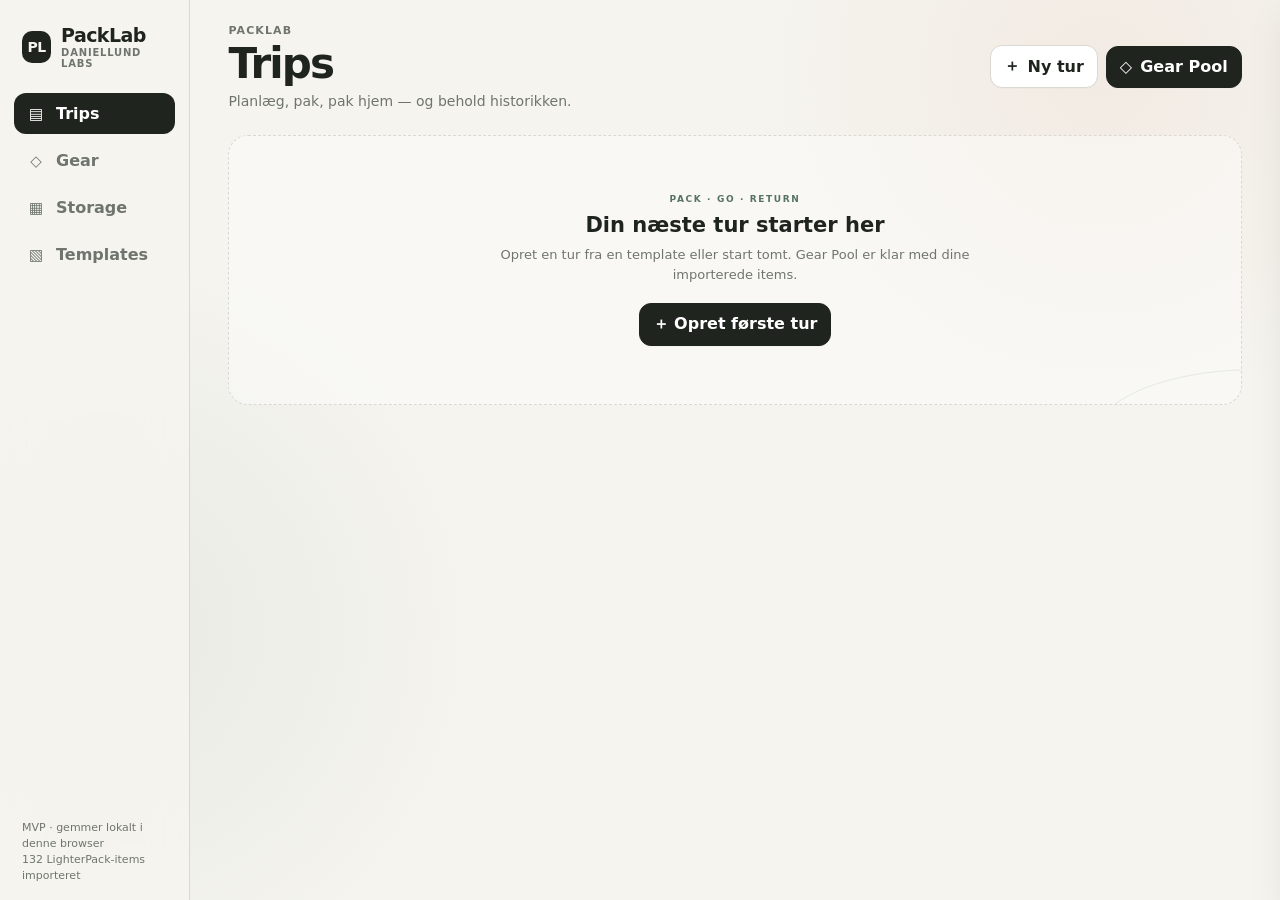
<file: labs/pack/index.html>
<!doctype html>
<html lang="da">
<head>
  <meta charset="utf-8" />
  <meta name="viewport" content="width=device-width, initial-scale=1, viewport-fit=cover" />
  <meta name="theme-color" content="#f5f4ef" />
  <title>PackLab · Daniellund Labs</title>
  <meta name="description" content="Gear library, storage, packing, return flow and reusable trip history." />
  <link rel="stylesheet" href="./app.css" />
  <link rel="stylesheet" href="./v2.css" />
</head>
<body>
  <div id="app"></div>
  <div id="toast" class="toast" aria-live="polite"></div>
  <script src="./seed.js"></script>
  <script src="./model-a.js"></script>
  <script src="./model-b.js"></script>
  <script src="./v2-model.js"></script>
  <script src="./ui-a.js"></script>
  <script src="./ui-b.js"></script>
  <script src="./v2-ui.js"></script>
  <script src="./actions-a.js"></script>
  <script src="./v2-actions.js"></script>
  <script src="./actions-b.js"></script>
</body>
</html>
</file>
<file: labs/pack/app.css>
:root{
  --bg:#f5f4ef;
  --surface:#fff;
  --surface-2:#efeee8;
  --surface-3:#e6e5df;
  --text:#1f241f;
  --muted:#6f756e;
  --line:#d9d8d2;
  --accent:#567361;
  --accent-2:#dfe8e1;
  --danger:#a34d42;
  --warning:#a26f24;
  --shadow:0 14px 40px rgba(25,31,27,.10);
  --radius:18px;
  --radius-sm:12px;
  --nav-w:190px;
  --drawer-w:430px;
}
*{box-sizing:border-box}
html,body{margin:0;min-height:100%;background:var(--bg);color:var(--text);font-family:Inter,ui-sans-serif,system-ui,-apple-system,BlinkMacSystemFont,"Segoe UI",sans-serif}
button,input,select,textarea{font:inherit;color:inherit}
button{cursor:pointer}
button:disabled{cursor:not-allowed;opacity:.45}
.hidden{display:none!important}
.app-shell{min-height:100vh;display:grid;grid-template-columns:var(--nav-w) minmax(0,1fr)}
.side-nav{position:sticky;top:0;height:100vh;padding:20px 14px 16px;border-right:1px solid var(--line);display:flex;flex-direction:column;gap:20px;background:rgba(245,244,239,.94);backdrop-filter:blur(18px);z-index:20}
.brand{display:flex;align-items:center;gap:10px;padding:4px 8px;font-weight:760;letter-spacing:-.03em;font-size:19px}
.brand-mark{width:32px;height:32px;border-radius:10px;background:var(--text);color:var(--bg);display:grid;place-items:center;font-size:14px}
.brand small{display:block;font-size:10px;color:var(--muted);letter-spacing:.08em;text-transform:uppercase;font-weight:700;margin-top:1px}
.nav-list{display:grid;gap:6px}
.nav-btn{appearance:none;border:0;background:transparent;border-radius:12px;padding:11px 12px;text-align:left;display:flex;gap:10px;align-items:center;color:var(--muted);font-weight:650}
.nav-btn:hover{background:var(--surface-2);color:var(--text)}
.nav-btn.active{background:var(--text);color:#fff}
.nav-ico{width:20px;text-align:center;font-size:15px}
.nav-spacer{flex:1}
.nav-foot{padding:0 8px;color:var(--muted);font-size:11px;line-height:1.45}
.main{min-width:0;padding:24px clamp(18px,3vw,42px) 80px}
.page{max-width:1180px;margin:0 auto}
.topbar{display:flex;align-items:center;gap:12px;justify-content:space-between;margin-bottom:26px}
.topbar-left{min-width:0}.eyebrow{font-size:11px;letter-spacing:.1em;text-transform:uppercase;color:var(--muted);font-weight:760;margin-bottom:5px}.title{font-size:clamp(28px,4vw,42px);line-height:1.05;letter-spacing:-.045em;margin:0;font-weight:760;white-space:nowrap;overflow:hidden;text-overflow:ellipsis}.subtitle{color:var(--muted);margin-top:7px;font-size:14px}.topbar-actions{display:flex;gap:8px;align-items:center;flex-wrap:wrap;justify-content:flex-end}
.btn{border:1px solid var(--line);background:var(--surface);border-radius:12px;padding:10px 13px;font-weight:680;box-shadow:0 1px 0 rgba(0,0,0,.02);display:inline-flex;align-items:center;justify-content:center;gap:8px;min-height:42px}.btn:hover{border-color:#b7b7b0}.btn.primary{background:var(--text);border-color:var(--text);color:#fff}.btn.ghost{background:transparent}.btn.danger{color:var(--danger)}.btn.small{min-height:34px;padding:6px 10px;border-radius:10px;font-size:12px}
.summary-grid{display:grid;grid-template-columns:repeat(5,minmax(0,1fr));gap:10px;margin-bottom:18px}.stat{background:var(--surface);border:1px solid var(--line);border-radius:16px;padding:15px 16px;min-width:0}.stat-label{font-size:10px;text-transform:uppercase;letter-spacing:.085em;color:var(--muted);font-weight:780}.stat-value{font-size:23px;letter-spacing:-.035em;font-weight:760;margin-top:5px}.stat-sub{font-size:11px;color:var(--muted);margin-top:2px}.progress-wrap{height:6px;background:var(--surface-3);border-radius:999px;overflow:hidden;margin-top:9px}.progress-bar{height:100%;background:var(--accent);border-radius:999px}
.trip-toolbar{display:flex;gap:8px;align-items:center;justify-content:space-between;margin:8px 0 14px}.trip-toolbar-left,.trip-toolbar-right{display:flex;gap:8px;align-items:center;flex-wrap:wrap}.select{border:1px solid var(--line);background:var(--surface);border-radius:11px;padding:9px 34px 9px 11px;font-weight:650;min-height:40px;max-width:270px}.hint{font-size:12px;color:var(--muted)}
.category-list{display:grid;gap:10px}.category{background:var(--surface);border:1px solid var(--line);border-radius:var(--radius);overflow:hidden;transition:border-color .15s,background .15s}.category.drag-over{border-color:var(--accent);background:#f8fbf8}.category-head{display:grid;grid-template-columns:minmax(0,1fr) auto auto;gap:12px;align-items:center;padding:14px 16px;border-bottom:1px solid var(--line)}.category-name{font-weight:760;letter-spacing:-.015em}.category-meta{font-size:12px;color:var(--muted);white-space:nowrap}.category-weight{font-weight:730;font-variant-numeric:tabular-nums;white-space:nowrap}.category-body{min-height:18px}.empty-drop{padding:14px 16px;color:var(--muted);font-size:12px;font-style:italic}
.trip-row{display:grid;grid-template-columns:28px minmax(170px,1fr) 150px 74px 44px;gap:10px;align-items:center;padding:11px 14px;border-top:1px solid var(--line);transition:opacity .14s,background .14s;user-select:none}.trip-row:first-child{border-top:0}.trip-row:hover{background:#fafaf7}.trip-row.packed{opacity:.44;background:#f1f1ec}.trip-row.dragging{opacity:.25}.pack-toggle{width:24px;height:24px;border:1px solid var(--line);background:var(--surface);border-radius:8px;display:grid;place-items:center;font-weight:800;font-size:13px}.trip-row.packed .pack-toggle{background:var(--accent);border-color:var(--accent);color:#fff}.gear-name{font-weight:700;white-space:nowrap;overflow:hidden;text-overflow:ellipsis}.gear-desc{font-size:11px;color:var(--muted);white-space:nowrap;overflow:hidden;text-overflow:ellipsis;margin-top:2px}.row-storage{font-size:11px;color:var(--muted);white-space:nowrap;overflow:hidden;text-overflow:ellipsis}.row-weight{text-align:right;font-weight:680;font-variant-numeric:tabular-nums}.row-menu{border:0;background:transparent;border-radius:9px;width:34px;height:34px;color:var(--muted)}.row-menu:hover{background:var(--surface-2);color:var(--text)}.drag-handle{color:#a0a49e;font-size:15px;cursor:grab}.badge-row{display:flex;gap:5px;flex-wrap:wrap;margin-top:4px}.badge{display:inline-flex;align-items:center;border:1px solid var(--line);padding:2px 6px;border-radius:999px;font-size:9px;line-height:1.2;font-weight:760;color:var(--muted);text-transform:uppercase;letter-spacing:.05em}.badge.worn{background:#ecf0f7}.badge.consumable{background:#f4eee0}.badge.warning{background:#f6ebdf;color:var(--warning);border-color:#e5cfb3}
.panel{background:var(--surface);border:1px solid var(--line);border-radius:var(--radius);padding:18px}.panel + .panel{margin-top:12px}.panel-title{font-size:17px;font-weight:760;letter-spacing:-.02em;margin:0}.panel-sub{color:var(--muted);font-size:12px;margin-top:4px}.panel-head{display:flex;align-items:center;gap:12px;justify-content:space-between;margin-bottom:14px}.split{display:grid;grid-template-columns:minmax(240px,.8fr) minmax(340px,1.2fr);gap:14px}.storage-tree{display:grid;gap:5px}.tree-node{border:1px solid transparent;border-radius:11px;padding:9px 10px;display:flex;gap:8px;align-items:center;justify-content:space-between;min-height:40px}.tree-node:hover{background:var(--surface-2)}.tree-node.selected{background:var(--accent-2);border-color:#c9d6cc}.tree-node.drag-over{outline:2px solid var(--accent)}.tree-left{display:flex;align-items:center;gap:8px;min-width:0}.tree-label{font-weight:670;white-space:nowrap;overflow:hidden;text-overflow:ellipsis}.tree-count{font-size:11px;color:var(--muted)}.indent-1{margin-left:18px}.indent-2{margin-left:36px}.indent-3{margin-left:54px}.indent-4{margin-left:72px}
.storage-items{display:grid;gap:7px}.storage-card{border:1px solid var(--line);border-radius:13px;padding:10px 11px;display:grid;grid-template-columns:20px minmax(0,1fr) auto;gap:10px;align-items:center;background:var(--surface)}.storage-card:hover{border-color:#bbbcb5}.storage-card.dragging{opacity:.25}.storage-card .weight{font-size:12px;font-weight:720}.storage-empty{border:1px dashed var(--line);border-radius:13px;padding:28px;text-align:center;color:var(--muted);font-size:12px}
.cards-grid{display:grid;grid-template-columns:repeat(2,minmax(0,1fr));gap:12px}.template-card,.trip-card{background:var(--surface);border:1px solid var(--line);border-radius:18px;padding:17px;display:flex;flex-direction:column;gap:14px}.card-icon{font-size:22px}.card-title{font-size:18px;font-weight:760;letter-spacing:-.02em}.card-meta{font-size:12px;color:var(--muted)}.card-actions{display:flex;gap:7px;flex-wrap:wrap;margin-top:auto}.mini-list{display:flex;gap:6px;flex-wrap:wrap}.mini-chip{font-size:10px;color:var(--muted);background:var(--surface-2);padding:4px 7px;border-radius:999px}
.gear-page-grid{display:grid;grid-template-columns:minmax(0,1fr);gap:12px}.searchbar{display:flex;gap:8px;flex-wrap:wrap}.input{border:1px solid var(--line);background:var(--surface);border-radius:11px;padding:10px 11px;min-height:42px;outline:none}.input:focus{border-color:var(--accent);box-shadow:0 0 0 3px rgba(86,115,97,.10)}.search-input{flex:1;min-width:220px}.gear-table{margin-top:12px;border:1px solid var(--line);border-radius:16px;overflow:hidden;background:var(--surface)}.gear-table-row{display:grid;grid-template-columns:minmax(180px,1.3fr) minmax(140px,1fr) 100px minmax(130px,.8fr) 36px;gap:10px;align-items:center;padding:10px 13px;border-top:1px solid var(--line)}.gear-table-row:first-child{border-top:0}.gear-table-row.header{background:var(--surface-2);font-size:10px;text-transform:uppercase;letter-spacing:.08em;color:var(--muted);font-weight:760}.gear-table-row:not(.header):hover{background:#fafaf7}.missing-weight{color:var(--warning)}
.drawer-backdrop{position:fixed;inset:0;background:rgba(20,24,21,.22);z-index:49;opacity:0;pointer-events:none;transition:opacity .2s}.drawer-backdrop.open{opacity:1;pointer-events:auto}.drawer{position:fixed;right:0;top:0;height:100vh;width:min(var(--drawer-w),94vw);background:var(--surface);z-index:50;border-left:1px solid var(--line);box-shadow:var(--shadow);transform:translateX(102%);transition:transform .24s ease;display:flex;flex-direction:column}.drawer.open{transform:translateX(0)}.drawer-head{padding:18px;border-bottom:1px solid var(--line);display:flex;align-items:center;gap:10px;justify-content:space-between}.drawer-title{font-size:19px;font-weight:760}.drawer-filters{padding:12px 14px;border-bottom:1px solid var(--line);display:grid;gap:8px}.drawer-body{overflow:auto;flex:1;padding:12px}.gear-group{margin-bottom:16px}.group-head{display:flex;justify-content:space-between;align-items:center;color:var(--muted);font-size:10px;font-weight:800;text-transform:uppercase;letter-spacing:.09em;margin:0 4px 7px}.pool-item{border:1px solid var(--line);background:var(--surface);border-radius:13px;padding:9px 10px;display:grid;grid-template-columns:18px minmax(0,1fr) auto auto;gap:8px;align-items:center;margin-bottom:6px}.pool-item:hover{border-color:#b9bbb5}.pool-item.dragging{opacity:.3}.pool-main{min-width:0}.pool-name{font-size:13px;font-weight:700;white-space:nowrap;overflow:hidden;text-overflow:ellipsis}.pool-desc{font-size:10px;color:var(--muted);white-space:nowrap;overflow:hidden;text-overflow:ellipsis;margin-top:2px}.pool-weight{font-size:11px;font-weight:700;white-space:nowrap}.add-circle{width:28px;height:28px;border-radius:9px;border:1px solid var(--line);background:var(--surface-2);font-weight:800}.pool-item.in-trip{opacity:.5}.pool-item.in-trip .add-circle{background:var(--accent-2)}
.modal-backdrop{position:fixed;inset:0;background:rgba(20,24,21,.36);z-index:70;display:grid;place-items:center;padding:18px}.modal{width:min(560px,100%);max-height:min(90vh,800px);overflow:auto;background:var(--surface);border:1px solid var(--line);box-shadow:var(--shadow);border-radius:22px}.modal-head{padding:18px 20px 10px;display:flex;justify-content:space-between;gap:10px;align-items:center}.modal-title{font-size:20px;font-weight:780;letter-spacing:-.025em}.modal-body{padding:10px 20px 20px}.form-grid{display:grid;grid-template-columns:repeat(2,minmax(0,1fr));gap:12px}.field{display:grid;gap:6px}.field.full{grid-column:1/-1}.label{font-size:10px;text-transform:uppercase;letter-spacing:.08em;font-weight:760;color:var(--muted)}textarea.input{min-height:92px;resize:vertical}.modal-actions{display:flex;justify-content:flex-end;gap:8px;margin-top:18px}.check-grid{display:flex;gap:8px;flex-wrap:wrap}.toggle-pill{border:1px solid var(--line);border-radius:999px;padding:8px 10px;background:var(--surface);font-size:12px;font-weight:650}.toggle-pill.active{background:var(--text);color:#fff;border-color:var(--text)}
.empty-state{padding:58px 20px;text-align:center;border:1px dashed var(--line);border-radius:20px;background:rgba(255,255,255,.4)}.empty-state h3{margin:0 0 8px;font-size:21px}.empty-state p{margin:0 auto 18px;color:var(--muted);max-width:480px;font-size:13px;line-height:1.55}
.toast{position:fixed;left:50%;bottom:24px;z-index:100;transform:translate(-50%,20px);opacity:0;background:var(--text);color:#fff;padding:10px 14px;border-radius:12px;font-size:12px;font-weight:650;pointer-events:none;transition:.2s;box-shadow:var(--shadow)}.toast.show{opacity:1;transform:translate(-50%,0)}
.mobile-nav{display:none}.mobile-top{display:none}
@media (max-width:980px){
  :root{--nav-w:74px}.brand span,.nav-btn span:not(.nav-ico),.nav-foot{display:none}.side-nav{align-items:center}.brand{padding:4px}.nav-btn{justify-content:center;width:46px;padding:11px}.nav-ico{width:auto}.summary-grid{grid-template-columns:repeat(3,minmax(0,1fr))}.summary-grid .stat:nth-child(4),.summary-grid .stat:nth-child(5){grid-column:span 1}.trip-row{grid-template-columns:28px minmax(150px,1fr) 80px 44px}.row-storage{display:none}.split{grid-template-columns:1fr}.cards-grid{grid-template-columns:1fr 1fr}.gear-table-row{grid-template-columns:minmax(160px,1.4fr) 100px 90px 36px}.gear-table-row>*:nth-child(2){display:none}
}
@media (max-width:720px){
  body{padding-bottom:72px}.app-shell{display:block}.side-nav{display:none}.main{padding:16px 12px 90px}.page{max-width:none}.mobile-top{display:flex;align-items:center;justify-content:space-between;margin-bottom:18px}.mobile-brand{font-weight:800;letter-spacing:-.03em}.mobile-nav{position:fixed;left:10px;right:10px;bottom:10px;height:62px;border:1px solid var(--line);background:rgba(255,255,255,.94);backdrop-filter:blur(16px);border-radius:18px;z-index:40;box-shadow:0 10px 35px rgba(25,31,27,.13);display:grid;grid-template-columns:repeat(4,1fr);padding:5px}.mobile-nav button{border:0;background:transparent;border-radius:13px;font-size:10px;color:var(--muted);font-weight:700;display:grid;place-items:center;gap:1px}.mobile-nav button.active{background:var(--text);color:#fff}.mobile-nav .mi{font-size:16px}.topbar{align-items:flex-start;margin-bottom:18px}.topbar-actions .btn span.hide-mobile{display:none}.title{font-size:28px}.subtitle{font-size:12px}.summary-grid{grid-template-columns:repeat(2,minmax(0,1fr));gap:8px}.summary-grid .stat:first-child{grid-column:1/-1}.stat{padding:12px}.stat-value{font-size:20px}.trip-toolbar{align-items:flex-start;flex-direction:column}.trip-toolbar-left,.trip-toolbar-right{width:100%}.select{max-width:none;flex:1}.trip-row{grid-template-columns:28px minmax(0,1fr) 65px 36px;padding:10px 10px;gap:8px}.trip-row .drag-handle{display:none}.row-weight{font-size:12px}.category-head{grid-template-columns:minmax(0,1fr) auto;padding:12px}.category-meta{display:none}.category-weight{font-size:12px}.cards-grid{grid-template-columns:1fr}.panel{padding:14px}.drawer{width:100%;border-left:0}.drawer-head{padding-top:max(18px,env(safe-area-inset-top))}.pool-item{grid-template-columns:minmax(0,1fr) auto auto}.pool-item .drag-handle{display:none}.add-circle{display:block}.form-grid{grid-template-columns:1fr}.field.full{grid-column:auto}.gear-table{border-radius:14px}.gear-table-row{grid-template-columns:minmax(0,1fr) 72px 34px;padding:10px}.gear-table-row>*:nth-child(2),.gear-table-row>*:nth-child(4){display:none}.gear-table-row.header{display:none}.split{gap:10px}.tree-node{padding:10px 8px}.indent-1{margin-left:12px}.indent-2{margin-left:24px}.indent-3{margin-left:36px}.indent-4{margin-left:48px}.toast{bottom:86px;max-width:90vw;text-align:center}
}
@media (min-width:721px){.drawer-backdrop,.drawer-backdrop.open{pointer-events:none}}
</file>
<file: labs/pack/v2.css>
:root{
  --paper:#f7f5ef;
  --forest:#26352d;
  --sage:#557264;
  --sand:#e8dfcf;
}
body{background:
  radial-gradient(circle at 86% 8%,rgba(208,123,86,.08),transparent 22rem),
  radial-gradient(circle at 8% 70%,rgba(85,114,100,.08),transparent 24rem),var(--bg)}
.page{max-width:1240px}
.mode-strip{display:grid;grid-template-columns:repeat(3,minmax(0,1fr));gap:8px;margin:-4px 0 14px;background:rgba(255,255,255,.45);border:1px solid var(--line);padding:5px;border-radius:16px}
.mode-btn{border:0;background:transparent;border-radius:11px;min-height:46px;padding:9px 13px;display:flex;align-items:center;gap:9px;justify-content:center;font-weight:720;color:var(--muted)}
.mode-btn>span{font-size:9px;letter-spacing:.08em;opacity:.65}.mode-btn em{font-style:normal;font-size:10px;font-weight:760;background:rgba(0,0,0,.06);padding:3px 6px;border-radius:999px}
.mode-btn.active{background:var(--forest);color:#fff;box-shadow:0 5px 16px rgba(38,53,45,.15)}.mode-btn.active em{background:rgba(255,255,255,.13)}
.weight-overview{display:grid;grid-template-columns:minmax(0,1.05fr) minmax(340px,.95fr);gap:12px;margin-bottom:16px}
.weight-primary{display:grid;grid-template-columns:repeat(3,minmax(0,1fr));gap:9px}
.weight-stat{background:var(--surface);border:1px solid var(--line);border-radius:18px;padding:18px;display:flex;flex-direction:column;min-height:145px;justify-content:flex-end;position:relative;overflow:hidden}
.weight-stat:before{content:"";position:absolute;width:88px;height:88px;border-radius:50%;right:-35px;top:-35px;background:rgba(85,114,100,.06)}
.weight-stat>span{font-size:10px;letter-spacing:.09em;text-transform:uppercase;font-weight:800;color:var(--muted);margin-bottom:auto}
.weight-stat strong{font-size:clamp(25px,3vw,36px);letter-spacing:-.055em;line-height:1;font-weight:780}.weight-stat small{font-size:10px;color:var(--muted);margin-top:7px;line-height:1.3}.weight-stat .progress-wrap{margin-top:11px}
.packing-stat{background:linear-gradient(145deg,#eff3ef,#fff)}
.weight-chart-card{background:var(--surface);border:1px solid var(--line);border-radius:18px;padding:15px 17px;display:grid;grid-template-columns:150px minmax(0,1fr);gap:18px;align-items:center}
.donut{width:146px;aspect-ratio:1;border-radius:50%;display:grid;place-items:center;box-shadow:inset 0 0 0 1px rgba(0,0,0,.04)}
.donut-hole{width:78%;aspect-ratio:1;border-radius:50%;background:var(--surface);display:flex;flex-direction:column;align-items:center;justify-content:center;box-shadow:0 0 0 1px rgba(0,0,0,.04)}.donut-hole span{font-size:9px;text-transform:uppercase;letter-spacing:.1em;color:var(--muted);font-weight:800}.donut-hole strong{font-size:18px;letter-spacing:-.035em;margin-top:2px}
.weight-legend{display:grid;gap:6px;min-width:0}.legend-row{display:grid;grid-template-columns:9px minmax(0,1fr) 34px 62px;gap:7px;align-items:center;font-size:10px;color:var(--muted)}.legend-row b{color:var(--text);text-align:right}.legend-row>span:last-child{text-align:right;font-variant-numeric:tabular-nums}.legend-dot{width:8px;height:8px;border-radius:50%}.legend-label{white-space:nowrap;overflow:hidden;text-overflow:ellipsis}.legend-empty{font-size:11px;color:var(--muted);line-height:1.4}
.category-accent{position:relative}.category-accent:before{content:"";position:absolute;left:0;top:0;bottom:0;width:3px;background:var(--cat)}.category-title-wrap{display:flex;align-items:center;gap:9px}.category-swatch{width:8px;height:8px;border-radius:50%;background:var(--cat);box-shadow:0 0 0 4px color-mix(in srgb,var(--cat) 12%,transparent)}
.trip-row.v2{grid-template-columns:28px minmax(0,1fr) 78px 40px;min-height:58px}.row-plan-dot{width:24px;text-align:center;color:#a1a49e;cursor:grab;font-size:13px;letter-spacing:-2px}.row-main{min-width:0}.gear-link{border:0;background:transparent;padding:0;text-align:left;font-weight:720;white-space:nowrap;overflow:hidden;text-overflow:ellipsis;max-width:100%;display:block;color:inherit}.gear-link:hover{text-decoration:underline;text-underline-offset:3px}.storage-pill{display:inline-flex;max-width:360px;white-space:nowrap;overflow:hidden;text-overflow:ellipsis;border:1px solid #d6ded7;background:#f1f5f1;color:#53665a;padding:2px 7px;border-radius:999px;font-size:9px;text-transform:none;letter-spacing:0}.trip-row.v2.packed{opacity:.48;background:#edf0ec}.trip-row.v2.packed .gear-link{text-decoration:none}
.return-shell{display:grid;gap:12px}.return-hero{background:linear-gradient(135deg,var(--forest),#3d5346);color:#fff;border-radius:20px;padding:22px;display:flex;align-items:center;justify-content:space-between;gap:16px}.return-hero.complete{background:linear-gradient(135deg,#4f765f,#6d8d70)}.return-hero h2{margin:3px 0 5px;font-size:24px;letter-spacing:-.035em}.return-hero p{margin:0;color:rgba(255,255,255,.7);font-size:12px}.return-hero .section-kicker{color:rgba(255,255,255,.6)}.return-ring{width:76px;height:76px;border-radius:50%;border:8px solid rgba(255,255,255,.15);display:grid;place-items:center;flex:0 0 auto}.return-ring strong{font-size:17px}.return-groups{display:grid;gap:10px}.return-group{background:var(--surface);border:1px solid var(--line);border-radius:18px;overflow:hidden}.return-group-head{display:flex;justify-content:space-between;align-items:center;padding:13px 15px;border-bottom:1px solid var(--line);font-size:12px}.return-group-head>div{display:flex;align-items:center;gap:8px}.box-icon{color:var(--muted)}.return-group-head>span{color:var(--muted);font-size:10px}.return-row{display:grid;grid-template-columns:28px minmax(0,1fr) 72px;align-items:center;gap:9px;padding:11px 14px;border-top:1px solid var(--line)}.return-row:first-of-type{border-top:0}.return-row.returned{opacity:.45;background:#f1f2ee}.return-toggle{width:24px;height:24px;border-radius:8px;border:1px solid var(--line);background:#fff;font-weight:800}.return-row.returned .return-toggle{background:var(--accent);border-color:var(--accent);color:#fff}
.trip-history{margin-top:36px;padding-top:24px;border-top:1px solid var(--line)}.history-head{display:flex;justify-content:space-between;align-items:flex-end;margin-bottom:12px}.history-head h2{font-size:20px;margin:3px 0 0;letter-spacing:-.03em}.section-kicker,.micro-label{font-size:9px;letter-spacing:.12em;text-transform:uppercase;font-weight:820;color:var(--muted)}.micro-label{margin:0 0 7px 2px}.trip-hub-grid{display:grid;grid-template-columns:repeat(2,minmax(0,1fr));gap:12px}.history-grid{display:grid;gap:8px}.history-card{background:var(--surface);border:1px solid var(--line);border-radius:16px;padding:14px;display:grid;gap:12px}.history-card.active{border-color:#98aa9e}.history-card-top{display:flex;justify-content:space-between;gap:12px}.history-title{font-size:15px;font-weight:760}.history-date{font-size:10px;color:var(--muted);margin-top:3px}.history-state{font-size:9px;text-transform:uppercase;letter-spacing:.08em;color:var(--muted);background:var(--surface-2);padding:4px 7px;border-radius:999px;height:max-content}.history-numbers{display:flex;gap:14px;flex-wrap:wrap;font-size:10px;color:var(--muted)}.history-numbers b{color:var(--text);font-size:12px}.quiet-card{border:1px dashed var(--line);border-radius:16px;padding:18px;color:var(--muted);font-size:11px}.trail-empty{position:relative;overflow:hidden}.trail-empty:after{content:"";position:absolute;width:220px;height:80px;border:1px solid rgba(85,114,100,.12);border-radius:50%;right:-80px;bottom:-50px;transform:rotate(-8deg)}.empty-kicker{font-size:9px;letter-spacing:.18em;color:var(--accent);font-weight:840;margin-bottom:9px}
.gear-table.v2 .gear-table-row{grid-template-columns:minmax(190px,1.25fr) minmax(150px,1fr) 78px minmax(130px,.8fr) 55px}.gear-click-row{cursor:pointer}.gear-click-row:hover{background:#f6f7f3!important}.usage-cell{display:grid;text-align:right}.usage-cell b{font-size:14px}.usage-cell span{font-size:9px;color:var(--muted)}
.gear-detail-modal{width:min(900px,96vw)}.gear-detail-layout{display:grid;grid-template-columns:250px minmax(0,1fr);gap:20px}.gear-media{display:grid;align-content:start;gap:10px}.gear-photo{aspect-ratio:1;border-radius:18px;background:linear-gradient(145deg,#edf0ea,#f8f7f2);border:1px solid var(--line);overflow:hidden;display:grid;place-items:center}.gear-photo img{width:100%;height:100%;object-fit:cover}.photo-placeholder{display:grid;place-items:center;gap:8px;color:#8b928b}.photo-placeholder span{font-size:32px}.photo-placeholder small{font-size:10px}.usage-summary{display:grid;grid-template-columns:1fr 1fr;gap:7px}.usage-summary>div{border:1px solid var(--line);background:var(--surface-2);border-radius:12px;padding:10px;display:grid}.usage-summary strong{font-size:14px}.usage-summary span{font-size:9px;color:var(--muted);margin-top:2px}.usage-history{border-top:1px solid var(--line);margin-top:18px;padding-top:14px;display:grid;gap:6px}.usage-trip{border:1px solid var(--line);background:#fff;border-radius:11px;padding:9px 11px;display:flex;justify-content:space-between;text-align:left}.usage-trip span{font-size:12px;font-weight:690}.usage-trip small{color:var(--muted)}
@media (max-width:1000px){.weight-overview{grid-template-columns:1fr}.weight-stat{min-height:120px}.gear-detail-layout{grid-template-columns:210px minmax(0,1fr)}}
@media (max-width:720px){
  .mode-strip{position:sticky;top:6px;z-index:15;box-shadow:0 8px 24px rgba(31,36,31,.08);background:rgba(247,245,239,.95);backdrop-filter:blur(14px)}.mode-btn{font-size:11px;padding:8px 5px;gap:5px}.mode-btn>span{display:none}.mode-btn em{font-size:8px}
  .weight-primary{grid-template-columns:repeat(2,minmax(0,1fr))}.weight-stat{min-height:105px;padding:13px}.packing-stat{grid-column:1/-1;min-height:96px}.weight-stat strong{font-size:27px}.weight-chart-card{grid-template-columns:112px minmax(0,1fr);gap:12px;padding:12px}.donut{width:110px}.donut-hole strong{font-size:14px}.legend-row{grid-template-columns:8px minmax(0,1fr) 28px}.legend-row>span:last-child{display:none}
  .trip-row.v2{grid-template-columns:27px minmax(0,1fr) 58px 32px;padding:10px 9px}.storage-pill{max-width:220px}.gear-desc{max-width:100%}
  .trip-hub-grid{grid-template-columns:1fr}.return-hero{padding:17px}.return-hero h2{font-size:20px}.return-ring{width:62px;height:62px;border-width:6px}
  .gear-table.v2 .gear-table-row{grid-template-columns:minmax(0,1fr) 70px 44px}.gear-table.v2 .gear-table-row>*:nth-child(2),.gear-table.v2 .gear-table-row>*:nth-child(4){display:none}.usage-cell{display:grid!important}.gear-detail-modal{width:100%;max-height:94vh;border-radius:20px}.gear-detail-layout{grid-template-columns:1fr}.gear-photo{aspect-ratio:16/9}.usage-summary{grid-template-columns:1fr 1fr}
}
@media (prefers-reduced-motion:reduce){*,*:before,*:after{scroll-behavior:auto!important;transition:none!important;animation:none!important}}
</file>
